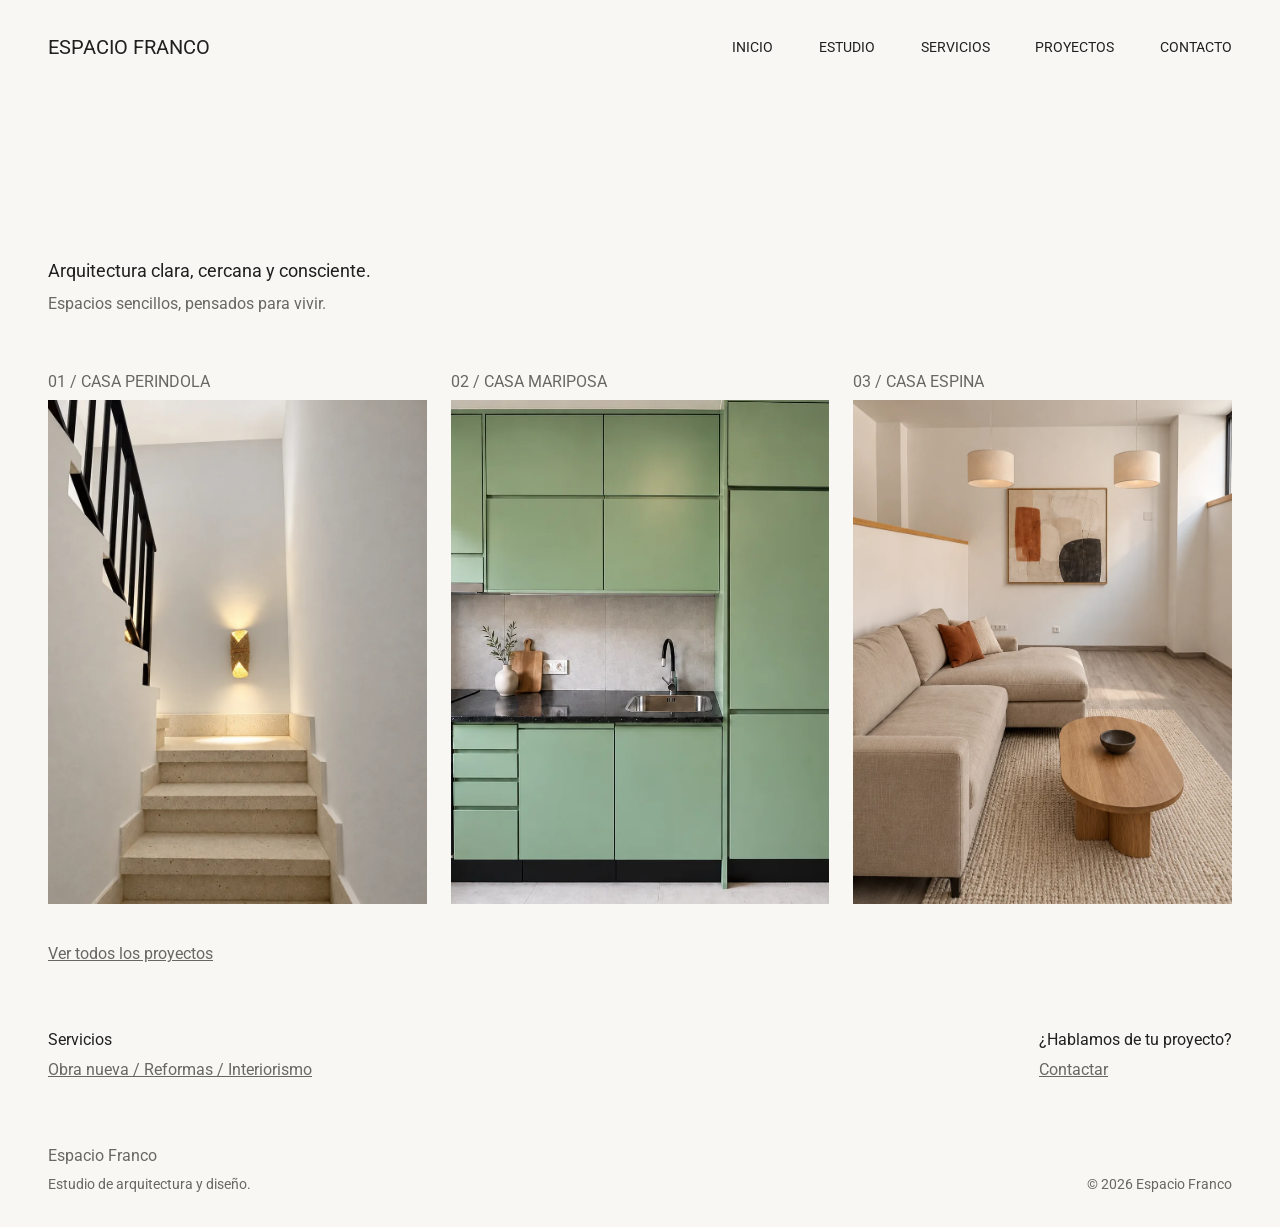
<file: index.html>
<!DOCTYPE html>
<html lang="es">
<head>
    <meta charset="UTF-8">
    <meta name="viewport" content="width=device-width, initial-scale=1.0">
    <title>Espacio Franco</title>
    
    <link rel="preconnect" href="https://fonts.googleapis.com">
    <link rel="preconnect" href="https://fonts.gstatic.com" crossorigin>
    <link href="https://fonts.googleapis.com/css2?family=Roboto:ital,wght@0,100..900;1,100..900&display=swap" rel="stylesheet">

    <link rel="stylesheet" href="css/styles.css">

    <script src="js/menu.js" defer></script>
</head>
<body class="pagina-inicio">
   <header>
    <p>Espacio Franco</p>

    <button
        class="boton-menu"
        type="button"
        aria-label="Menú principal"
        aria-controls="navegacion-principal"
        aria-expanded="true"
        hidden
    >
        <span class="icono-menu" aria-hidden="true"></span>
    </button>

    <nav
        id="navegacion-principal"
        aria-label="Navegación principal"
    >
        <a href="index.html" title="Ir a la página de inicio">Inicio</a>
        <a href="estudio.html" title="Conoce el estudio">Estudio</a>
        <a href="servicios.html" title="Conoce nuestros servicios">Servicios</a>
        <a href="proyectos.html" title="Descubre nuestros proyectos">Proyectos</a>
        <a href="contacto.html" title="Contacta con nosotros">Contacto</a>
    </nav>
</header>
    <main>
        <section class="presentacion">
            <h1>Arquitectura clara, cercana y consciente.</h1>
             <p>Espacios sencillos, pensados para vivir.</p>
        </section>

        <div id="proyectos" class="proyectos proyectos-inicio"> 
                 
            <div class="listado-proyectos">

                <article>                    
                    <h2>01 / Casa Perindola</h2>  
                    
                    <a href="casa-perindola.html" class="enlace-proyecto" title="Ver proyecto Casa Perindola">
                        <picture>
                            <source 
                                srcset="img/proyectos/casa-perindola-portada.webp" type="image/webp">                                
                            <img src="img/proyectos/casa-perindola-portada.jpg" alt="Escalera de piedra con barandilla negra y aplique de pared en Casa Perindola"
                            width="900"
                            height="1200"
                            loading="lazy">
                        </picture>
                    </a>
                </article>

                <article>                    
                    <h2>02 / Casa Mariposa</h2>
                    
                    <a href="casa-mariposa.html" class="enlace-proyecto" title="Ver el proyecto de Casa Mariposa">
                        <picture>
                            <source srcset="img/proyectos/casa-mariposa-portada.webp" type="image/webp">
                            <img src="img/proyectos/casa-mariposa-portada.jpg" alt="Cocina de Casa Mariposa con muebles verdes, encimera oscura y fregadero"
                            width="706"
                            height="941"
                            loading="lazy">
                        </picture>
                    </a>
                </article>

                <article>                    
                    <h2>03 / Casa Espina</h2>
                    
                    <a href="casa-espina.html" class="enlace-proyecto" title="Ver proyecto Casa Espina">
                        <picture>               
                            <source srcset="img/proyectos/casa-espina-portada.webp" type="image/webp">
                            <img src="img/proyectos/casa-espina-portada.jpg" alt="Salón de Casa Espina con sofá claro, mesa de madera y lámparas suspendidas"
                            width="941"
                            height="1255"
                            loading="lazy">
                        </picture>
                    </a>
                </article>                       
            </div>

            <a href="proyectos.html" title="Conoce todos nuestros proyectos">Ver todos los proyectos</a>

        </div>
        
    
        <div class="accesos">
           
            <section class="servicios">                
                <h2>Servicios</h2>         
               
                <a href="servicios.html" title="Consultar nuestros servicios">Obra nueva / Reformas / Interiorismo</a>
                
            </section>
        

            <section class="contacto">
                <h2>¿Hablamos de tu proyecto?</h2>

                <a href="contacto.html" title="Contactar con Espacio Franco">Contactar</a>
                
            </section>
        </div>

    </main>
    <footer>
        <div class="footer">
            <section class="estudio-footer">
                <h2>Espacio Franco</h2>
                <p>Estudio de arquitectura y diseño.</p> 
            </section> 
            
            <p class="copyright">© 2026 Espacio Franco</p>
        </div>

    </footer>
    
</body>
</html>
</file>
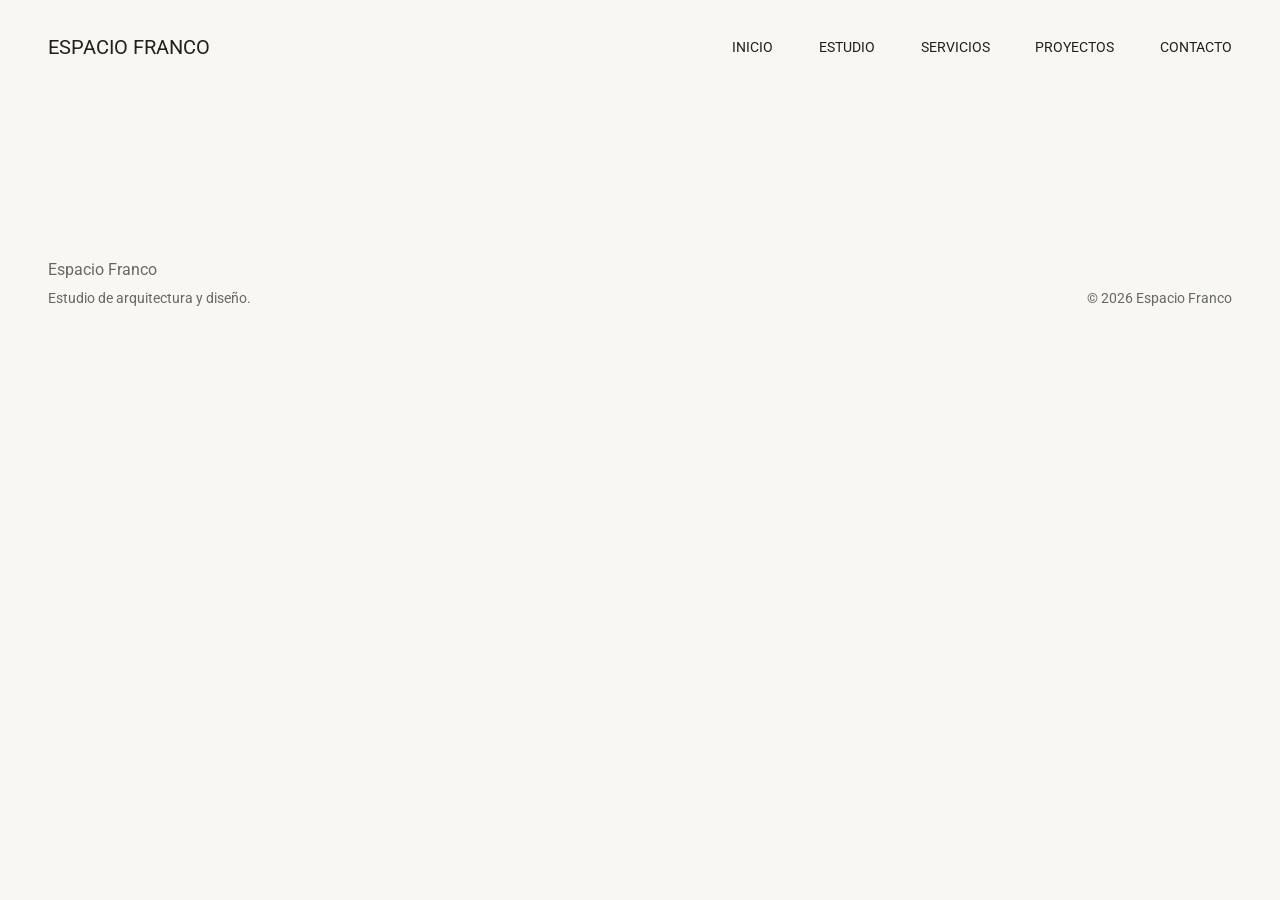
<file: casa-espina.html>
<!DOCTYPE html>
<html lang="es">
<head>
    <meta charset="UTF-8">
    <meta name="viewport" content="width=device-width, initial-scale=1.0">
    <title>Espacio Franco</title>
    <link rel="preconnect" href="https://fonts.googleapis.com">
    <link rel="preconnect" href="https://fonts.gstatic.com" crossorigin>
    <link href="https://fonts.googleapis.com/css2?family=Roboto:ital,wght@0,100..900;1,100..900&display=swap" rel="stylesheet">
    <link rel="stylesheet" href="css/styles.css">
</head>
<body class="pagina-inicio">
    <header>
        <p>Espacio Franco</p>
        <nav aria-label="Navegación principal">
            <a href="index.html" title="Ir a la página de inicio">Inicio</a>
            <a href="estudio.html" title="Conoce el estudio">Estudio</a>
            <a href="servicios.html" title="Conoce nuestros servicios">Servicios</a>
            <a href="proyectos.html" title="Descubre nuestros proyectos">Proyectos</a>
            <a href="contacto.html" title="Contacta con nosotros">Contacto</a>
        </nav>
    </header>
    <main>

    </main>
     <footer>
        <div class="footer">
            <section class="estudio-footer">
                <h2>Espacio Franco</h2>
                <p>Estudio de arquitectura y diseño.</p> 
            </section> 
            
            <p class="copyright">© 2026 Espacio Franco</p>
        </div>

    </footer>
    
</body>
</html>
</file>
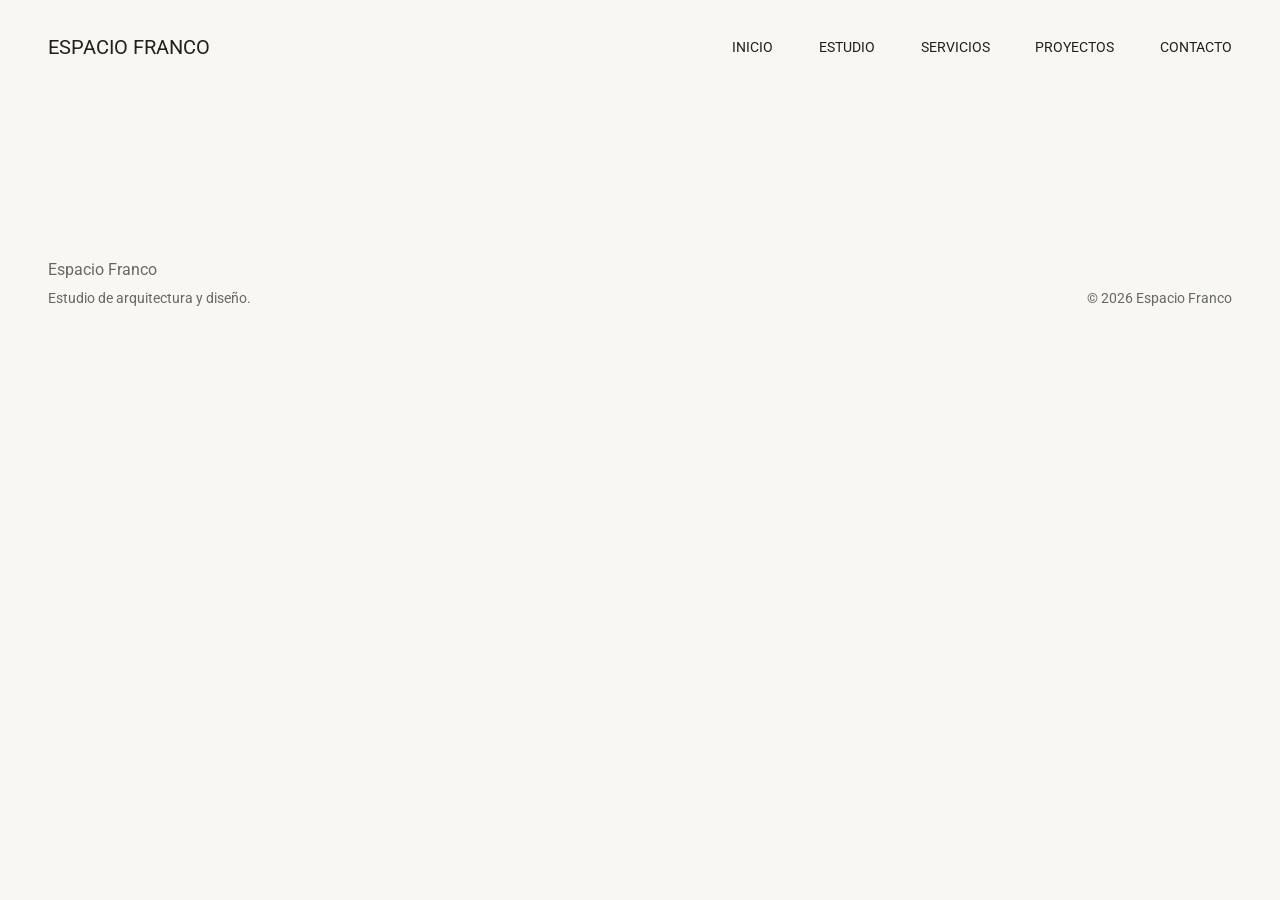
<file: casa-mariposa.html>
<!DOCTYPE html>
<html lang="es">
<head>
    <meta charset="UTF-8">
    <meta name="viewport" content="width=device-width, initial-scale=1.0">
    <title>Casa Mariposa | Espacio Franco</title>
    <link rel="preconnect" href="https://fonts.googleapis.com">
    <link rel="preconnect" href="https://fonts.gstatic.com" crossorigin>
    <link href="https://fonts.googleapis.com/css2?family=Roboto:ital,wght@0,100..900;1,100..900&display=swap" rel="stylesheet">
    <link rel="stylesheet" href="css/styles.css">
</head>
<body class="pagina-proyecto">
    <header>
        <p>Espacio Franco</p>
        <nav aria-label="Navegación principal">
            <a href="index.html" title="Ir a la página de inicio">Inicio</a>
            <a href="estudio.html" title="Conoce el estudio">Estudio</a>
            <a href="servicios.html" title="Conoce nuestros servicios">Servicios</a>
            <a href="proyectos.html" title="Descubre nuestros proyectos">Proyectos</a>
            <a href="contacto.html" title="Contacta con nosotros">Contacto</a>
        </nav>
    </header>
    <main>

    </main>
     <footer>
        <div class="footer">
            <section class="estudio-footer">
                <h2>Espacio Franco</h2>
                <p>Estudio de arquitectura y diseño.</p> 
            </section> 
            
            <p class="copyright">© 2026 Espacio Franco</p>
        </div>

    </footer>
    
</body>
</html>
</file>
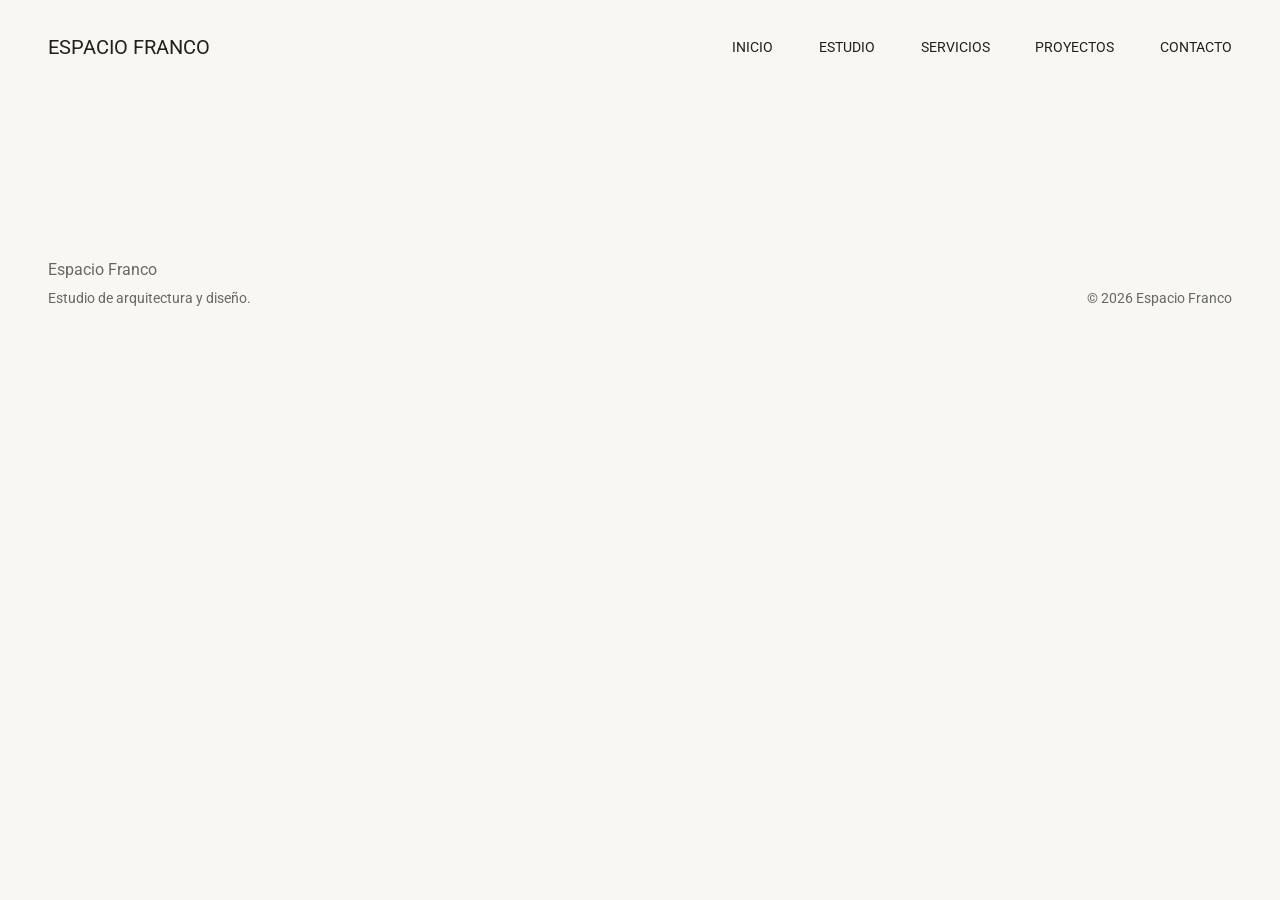
<file: casa-perindola.html>
<!DOCTYPE html>
<html lang="es">
<head>
    <meta charset="UTF-8">
    <meta name="viewport" content="width=device-width, initial-scale=1.0">
    <title>Casa Perindola | Espacio Franco</title>

    <link rel="preconnect" href="https://fonts.googleapis.com">
    <link rel="preconnect" href="https://fonts.gstatic.com" crossorigin>
    <link href="https://fonts.googleapis.com/css2?family=Roboto:ital,wght@0,100..900;1,100..900&display=swap" rel="stylesheet">
    
    <link rel="stylesheet" href="css/styles.css">

</head>
<body class="pagina-proyecto">
    <header>
        <p>Espacio Franco</p>
        <nav aria-label="Navegación principal">
            <a href="index.html" title="Ir a la página de inicio">Inicio</a>
            <a href="estudio.html" title="Conoce el estudio">Estudio</a>
            <a href="servicios.html" title="Conoce nuestros servicios">Servicios</a>
            <a href="proyectos.html" title="Descubre nuestros proyectos">Proyectos</a>
            <a href="contacto.html" title="Contacta con nosotros">Contacto</a>
        </nav>
    </header>
    <main>

    </main>
     <footer>
        <div class="footer">
            <section class="estudio-footer">
                <h2>Espacio Franco</h2>
                <p>Estudio de arquitectura y diseño.</p> 
            </section> 
            
            <p class="copyright">© 2026 Espacio Franco</p>
        </div>

    </footer>
    
</body>
</html>
</file>
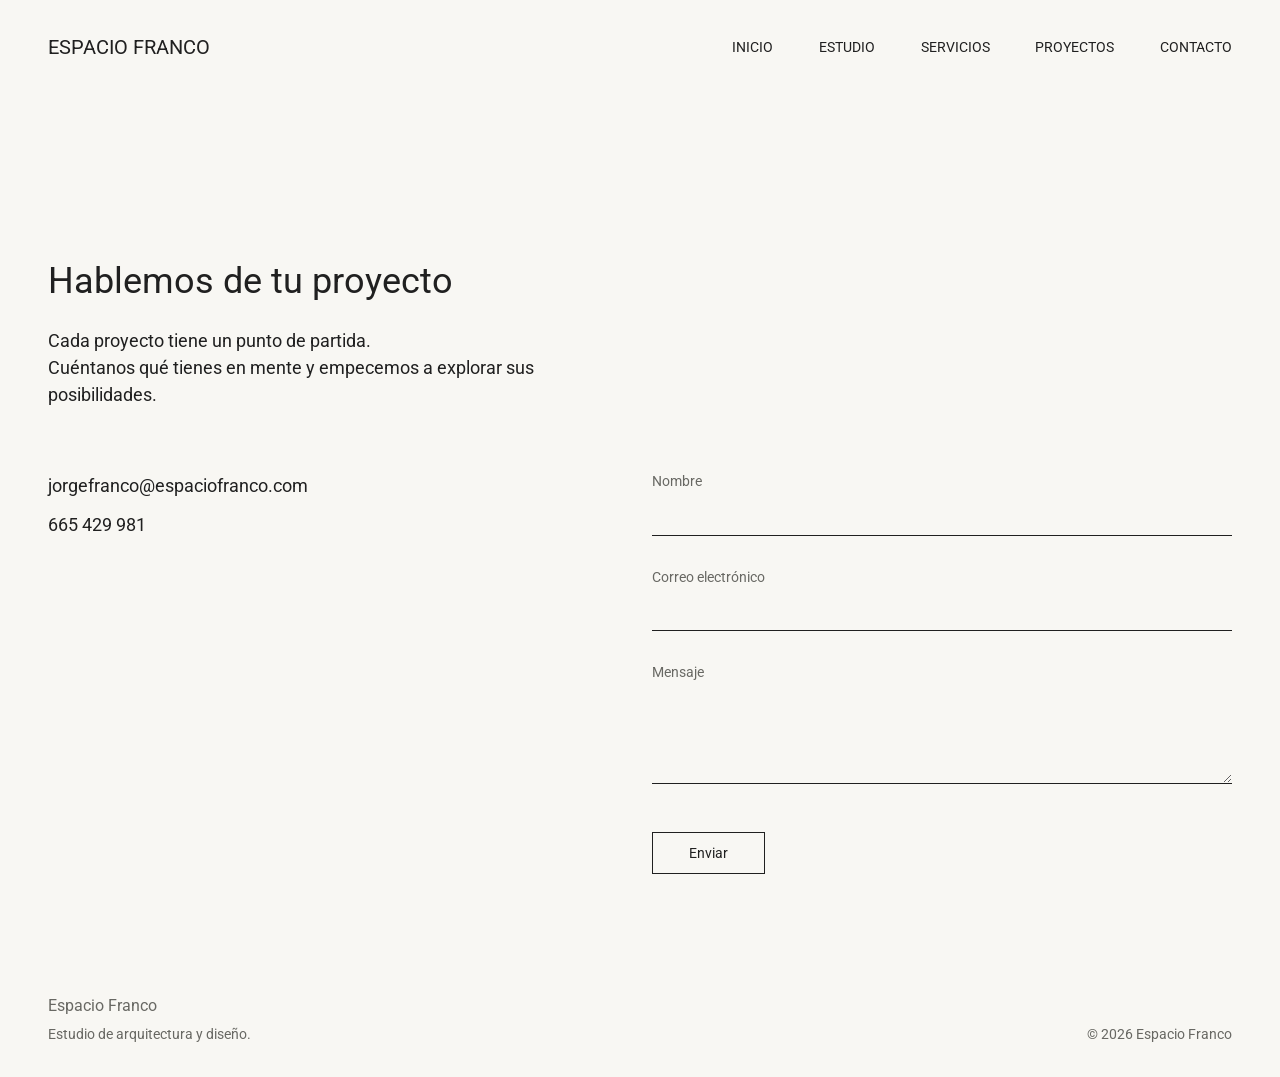
<file: contacto.html>
<!DOCTYPE html>
<html lang="es">
<head>
    <meta charset="UTF-8">
    <meta name="viewport" content="width=device-width, initial-scale=1.0">
    <title>Contacto | Espacio Franco</title>
    <link rel="preconnect" href="https://fonts.googleapis.com">
    <link rel="preconnect" href="https://fonts.gstatic.com" crossorigin>
    <link href="https://fonts.googleapis.com/css2?family=Roboto:ital,wght@0,100..900;1,100..900&display=swap" rel="stylesheet">

    <link rel="stylesheet" href="css/styles.css">

    <script src="js/menu.js" defer></script>
    
</head>
<body class="pagina-contacto">
    
    <header>
        <p>Espacio Franco</p>

        <button
            class="boton-menu"
            type="button"
            aria-label="Menú principal"
            aria-controls="navegacion-principal"
            aria-expanded="true"
            hidden
        >
            <span class="icono-menu" aria-hidden="true"></span>
        </button>

        <nav
            id="navegacion-principal"
            aria-label="Navegación principal"
        >
            <a href="index.html" title="Ir a la página de inicio">Inicio</a>
            <a href="estudio.html" title="Conoce el estudio">Estudio</a>
            <a href="servicios.html" title="Conoce nuestros servicios">Servicios</a>
            <a href="proyectos.html" title="Descubre nuestros proyectos">Proyectos</a>
            <a href="contacto.html" title="Contacta con nosotros" aria-current="page">Contacto</a>
        </nav>
    </header>
    <main>
        <section class="introduccion-contacto">
            <h1>Hablemos de tu proyecto</h1>
            <p class="bajada-contacto">Cada proyecto tiene un punto de partida.<br>Cuéntanos qué tienes en mente y empecemos a explorar sus posibilidades.</p>
        </section>

        <section class="seccion-contacto">
            <div class="datos-directos">
                <p><a href="mailto:jorgefranco@espaciofranco.com">jorgefranco@espaciofranco.com</a></p>
                <p><a href="tel:+34665429981">665 429 981</a></p>
            </div>

            <form class="formulario-contacto" action="#" method="post" novalidate>
                <div class="campo-formulario">
                    <label for="nombre">Nombre</label>
                    <input type="text" id="nombre" name="nombre" required>
                </div>

                <div class="campo-formulario">
                    <label for="email">Correo electrónico</label>
                    <input type="email" id="email" name="email" required>
                </div>

                <div class="campo-formulario">
                    <label for="mensaje">Mensaje</label>
                    <textarea id="mensaje" name="mensaje" rows="4" required></textarea>
                </div>

                <button type="submit" class="boton-enviar">Enviar</button>
               
        </section>
    </main>
    <footer>
        <div class="footer">
            <section class="estudio-footer">
                <h2>Espacio Franco</h2>
                <p>Estudio de arquitectura y diseño.</p> 
            </section> 
            <p class="copyright">© 2026 Espacio Franco</p>  
        </div>
        
    </footer>
    
</body>
</html>
</file>
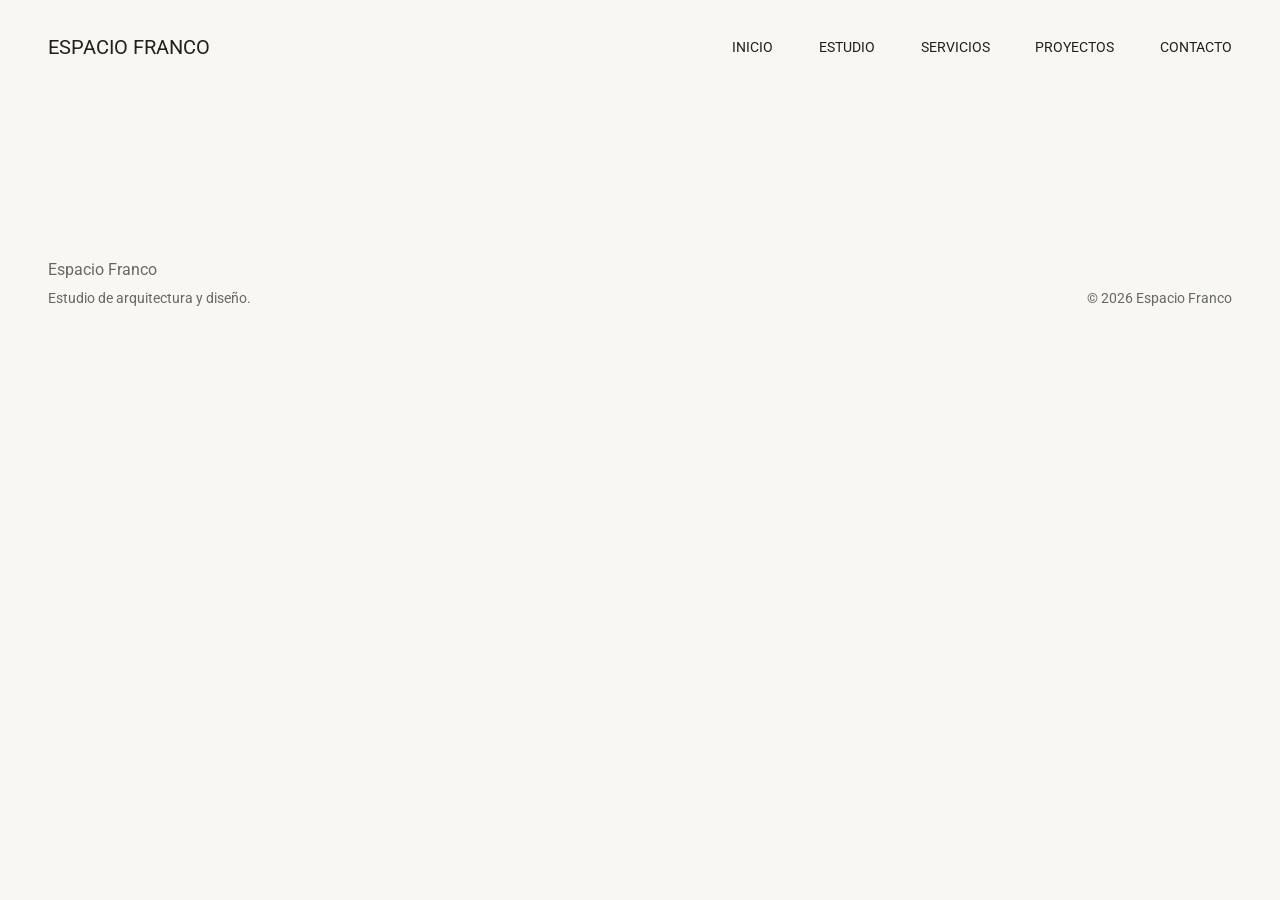
<file: estudio.html>
<!DOCTYPE html>
<html lang="es">
<head>
    <meta charset="UTF-8">
    <meta name="viewport" content="width=device-width, initial-scale=1.0">
    <title>Estudio | Espacio Franco</title>
    <link rel="preconnect" href="https://fonts.googleapis.com">
    <link rel="preconnect" href="https://fonts.gstatic.com" crossorigin>
    <link href="https://fonts.googleapis.com/css2?family=Roboto:ital,wght@0,100..900;1,100..900&display=swap" rel="stylesheet">

    <link rel="stylesheet" href="css/styles.css">

    <script src="js/menu.js" defer></script>
    
</head>
<body class="pagina-estudio">
   
<header>
    <p>Espacio Franco</p>

    <button
        class="boton-menu"
        type="button"
        aria-label="Menú principal"
        aria-controls="navegacion-principal"
        aria-expanded="true"
        hidden
    >
        <span class="icono-menu" aria-hidden="true"></span>
    </button>

    <nav
        id="navegacion-principal"
        aria-label="Navegación principal"
    >
        <a href="index.html" title="Ir a la página de inicio">Inicio</a>
        <a href="estudio.html" title="Conoce el estudio">Estudio</a>
        <a href="servicios.html" title="Conoce nuestros servicios">Servicios</a>
        <a href="proyectos.html" title="Descubre nuestros proyectos">Proyectos</a>
        <a href="contacto.html" title="Contacta con nosotros">Contacto</a>
    </nav>
</header>
    <main>
      
    </main>
    <footer>
        <div class="footer">
            <section class="estudio-footer">
                <h2>Espacio Franco</h2>
                <p>Estudio de arquitectura y diseño.</p> 
            </section> 
           <p class="copyright">© 2026 Espacio Franco</p>
        </div>
        
    </footer>
    
</body>
</html>
</file>
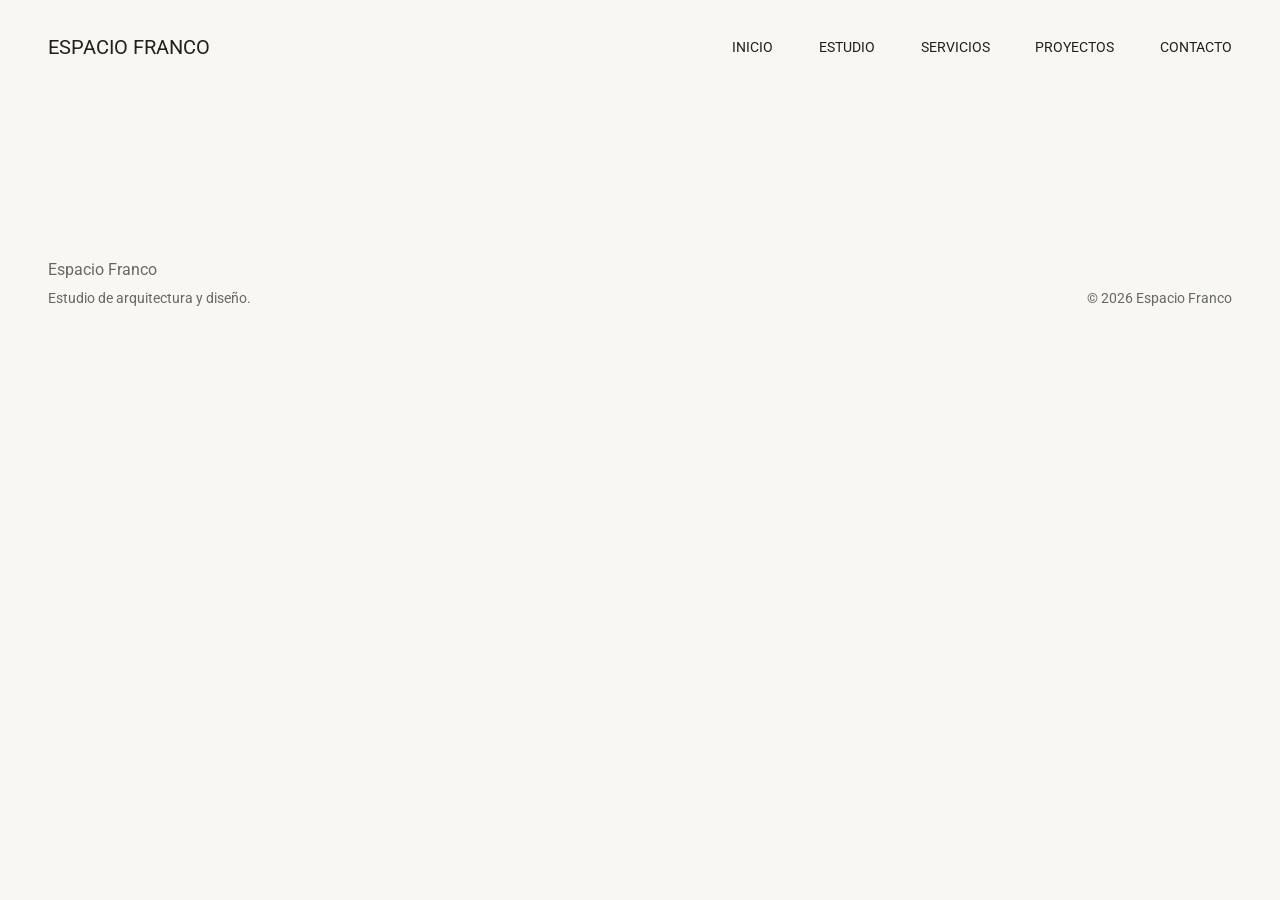
<file: proyectos.html>
<!DOCTYPE html>
<html lang="es">
<head>
    <meta charset="UTF-8">
    <meta name="viewport" content="width=device-width, initial-scale=1.0">
    <title>Proyectos | Espacio Franco</title>
    <link rel="preconnect" href="https://fonts.googleapis.com">
    <link rel="preconnect" href="https://fonts.gstatic.com" crossorigin>
    <link href="https://fonts.googleapis.com/css2?family=Roboto:ital,wght@0,100..900;1,100..900&display=swap" rel="stylesheet">

    <link rel="stylesheet" href="css/styles.css">

    <script src="js/menu.js" defer></script>
    
</head>
<body class="pagina-proyecto">
    
<header>
    <p>Espacio Franco</p>

    <button
        class="boton-menu"
        type="button"
        aria-label="Menú principal"
        aria-controls="navegacion-principal"
        aria-expanded="true"
        hidden
    >
        <span class="icono-menu" aria-hidden="true"></span>
    </button>

    <nav
        id="navegacion-principal"
        aria-label="Navegación principal"
    >
        <a href="index.html" title="Ir a la página de inicio">Inicio</a>
        <a href="estudio.html" title="Conoce el estudio">Estudio</a>
        <a href="servicios.html" title="Conoce nuestros servicios">Servicios</a>
        <a href="proyectos.html" title="Descubre nuestros proyectos">Proyectos</a>
        <a href="contacto.html" title="Contacta con nosotros">Contacto</a>
    </nav>
</header>
    <main>
      
    </main>
    <footer>
        <div class="footer">
            <section class="estudio-footer">
                <h2>Espacio Franco</h2>
                <p>Estudio de arquitectura y diseño.</p> 
            </section> 
            <p class="copyright">© 2026 Espacio Franco</p>  
        </div>
        
    </footer>
    
</body>
</html>
</file>
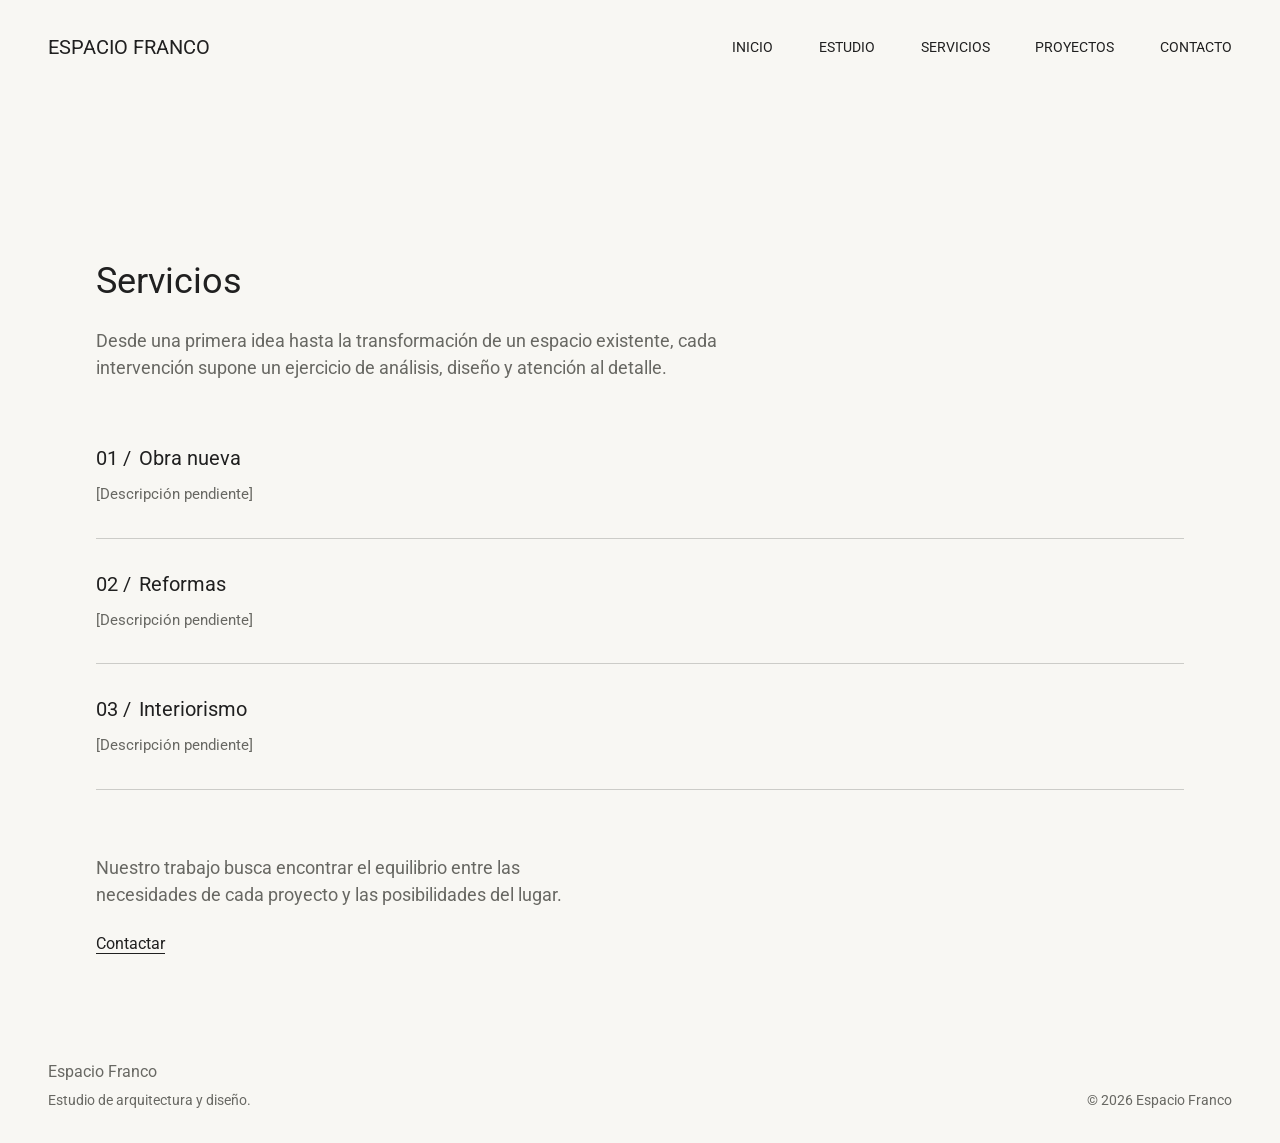
<file: servicios.html>
<!DOCTYPE html>
<html lang="es">
<head>
    <meta charset="UTF-8">
    <meta name="viewport" content="width=device-width, initial-scale=1.0">
    <title>Servicios | Espacio Franco</title>
    <link rel="preconnect" href="https://fonts.googleapis.com">
    <link rel="preconnect" href="https://fonts.gstatic.com" crossorigin>
    <link href="https://fonts.googleapis.com/css2?family=Roboto:ital,wght@0,100..900;1,100..900&display=swap" rel="stylesheet">

    <link rel="stylesheet" href="css/styles.css">

    <script src="js/menu.js" defer></script>

</head>
<body class="pagina-servicios">
   
<header>
    <p>Espacio Franco</p>

    <button
        class="boton-menu"
        type="button"
        aria-label="Menú principal"
        aria-controls="navegacion-principal"
        aria-expanded="true"
        hidden
    >
        <span class="icono-menu" aria-hidden="true"></span>
    </button>

    <nav
        id="navegacion-principal"
        aria-label="Navegación principal"
    >
        <a href="index.html" title="Ir a la página de inicio">Inicio</a>
        <a href="estudio.html" title="Conoce el estudio">Estudio</a>
        <a href="servicios.html" title="Conoce nuestros servicios" aria-current="page">Servicios</a>
        <a href="proyectos.html" title="Descubre nuestros proyectos">Proyectos</a>
        <a href="contacto.html" title="Contacta con nosotros">Contacto</a>
    </nav>
</header>
    <main>
        <main>
    <section class="presentacion-servicios">
        <h1>Servicios</h1>
        <p class="bajada-servicios">Desde una primera idea hasta la transformación de un espacio existente, cada intervención supone un ejercicio de análisis, diseño y atención al detalle.</p>
    </section>

    <section class="listado-servicios" aria-label="Listado de servicios">
        <article class="item-servicio">
            <h2><span class="numero-servicio">01 /</span>Obra nueva</h2>
            <p>[Descripción pendiente]</p>
        </article>

        <article class="item-servicio">
            <h2><span class="numero-servicio">02 /</span>Reformas</h2>
            <p>[Descripción pendiente]</p>
        </article>

        <article class="item-servicio">
            <h2><span class="numero-servicio">03 /</span>Interiorismo</h2>
            <p>[Descripción pendiente]</p>
        </article>
    </section>

    <section class="cierre-servicios">
        <p>Nuestro trabajo busca encontrar el equilibrio entre las necesidades de cada proyecto y las posibilidades del lugar.</p>
        <a href="contacto.html" class="enlace-contacto">Contactar</a>
    </section>
</main>
      
    </main>
    <footer>
        <div class="footer">
            <section class="estudio-footer">
                <h2>Espacio Franco</h2>
                <p>Estudio de arquitectura y diseño.</p> 
            </section> 
            <p class="copyright">© 2026 Espacio Franco</p>
        </div>
        
    </footer>
    
</body>
</html>
</file>
<file: css/styles.css>
* {
    margin: 0;
    padding: 0;
}

body {
    background-color: #f8f7f3;
    color: #202020;
    font-family: "Roboto", sans-serif;
    font-size: 16px;
    font-weight: 400;
    line-height: 1.5;
    
}

header {
    display: flex;
    justify-content: space-between;
    align-items: center;
    padding: 32px 48px;
    margin-bottom: 166px;
}

header p {
    margin-bottom: 0;
    font-size: 20px;
    text-transform: uppercase;
}

nav {
    display: flex;
    justify-content: space-between;
    width: 500px;
}

nav a {
    font-size: 14px;
    text-transform: uppercase;
}

a {
    color: #202020;
    text-decoration: none;
}

main {
    padding: 0 48px;
} 

footer {
    padding: 0 48px 32px;
}

section {

    margin-bottom: 10px;
}

h1 {
    margin-bottom: 9px;
    font-size: 18px;
    font-weight: 400;
    line-height: 1.25;
    text-align: left;
}

h2 {
    margin-bottom: 8px;
    font-size: 24px;
    font-weight: 400;
    line-height: 1.25;
}

p {
    margin-bottom: 24px;
}

article {
    margin-bottom: 24px;
}

.presentacion {
    margin-bottom: 56px;
}

.presentacion p {
    font-size: 16px;
    color: #686863;
}

.proyectos {
    padding-bottom: 64px;
}

.proyectos article {
    margin-bottom: 32px;
}

.proyectos img {
    width: 100%;
    height: auto;
    margin-bottom: 6px;
}

.proyectos h2 {
    margin-bottom: 8px;
    font-size: 16px;
    font-weight: 400;
    line-height: 1.25;
    text-transform: uppercase;
    color: #686863;
}

.proyectos a {
    color: #686863;
    text-decoration: underline;
}

.proyectos-inicio .listado-proyectos {
    display: flex;
    gap: 24px;
}

.proyectos-inicio .listado-proyectos article {

    width: calc((100% - 48px) / 3);
}

.proyectos-inicio .listado-proyectos picture {
    display: block;
}

.proyectos-inicio .listado-proyectos img {
    display: block;
    aspect-ratio: 3 / 4;
    object-fit: contain;
    object-position: center;
}

.proyectos-inicio .enlace-proyecto {
    display: block;
}

.proyectos-inicio .enlace-proyecto:focus-visible {
    outline: 2px solid #202020;
    outline-offset: 4px;
}

.listado-proyectos p {
    margin-bottom: 16px;
    color: #686863;
}

.pagina-inicio .accesos {
    display: flex;
    justify-content: space-between;
    align-items: flex-start;
    gap: 24px;
    padding-bottom: 64px;
}

.pagina-inicio .accesos section {
    margin-bottom: 0;
}

.pagina-inicio .accesos h2 {
    margin-bottom: 8px;
    font-size: 16px;
}

.pagina-inicio .accesos a {
    color: #686863;
    text-decoration: underline;
}

.footer {
    display: flex;
    justify-content: space-between;
    align-items: flex-end;
    gap: 24px;
    color: #686863;
}

.estudio-footer {
    margin-bottom: 0;
}

.estudio-footer h2 {
    margin-bottom: 8px;
    font-size: 16px;
}

.footer p {
    margin-bottom: 0;
    font-size: 14px;
}



/* Cabecera y footer compartidos */
body > header,
.pagina-inicio > main,
.pagina-servicios > main,
.pagina-contacto > main,
body > footer {
    box-sizing: border-box;
    width: 100%;
    max-width: 1440px;
    margin-left: auto;
    margin-right: auto;
}

.boton-menu {
    display: none;
    box-sizing: border-box;
    width: 48px;
    height: 48px;
    padding: 12px;
    border: 1px solid #686863;
    background-color: transparent;
    color: #202020;
    cursor: pointer;
}

.boton-menu:focus-visible,
body > header nav a:focus-visible {
    outline: 2px solid #202020;
    outline-offset: 4px;
}


.icono-menu {
    position: relative;
    display: block;
    width: 100%;
    height: 2px;
    background-color: currentColor;
}

.icono-menu::before,
.icono-menu::after {
    content: "";
    position: absolute;
    left: 0;
    width: 100%;
    height: 2px;
    background-color: currentColor;
}

.icono-menu::before {
    top: -7px;
}

.icono-menu::after {
    top: 7px;
}

/* Oculto JavaScript. */
#navegacion-principal[hidden] {
    display: none;
}

/* Cabecera responsive compartida. */
@media (max-width: 900px) {
    body > header {
        flex-wrap: wrap;
        align-items: center;
        gap: 24px;
        padding: 32px 24px;
        margin-bottom: 96px;
    }

    .boton-menu:not([hidden]) {
        display: block;
    }

    body > header nav {
        flex-direction: column;
        gap: 8px;
        width: 100%;
    }

    body > header nav a {
        display: block;
        padding: 12px 0;
    }
}

/* Inicio y footer movil */
@media (max-width: 768px) {
    .pagina-inicio > main {
        padding: 0 24px;
    }

    .pagina-inicio .listado-proyectos {
        flex-direction: column;
        gap: 32px;
        margin-bottom: 32px;
    }

    .pagina-inicio .listado-proyectos article {
        width: 100%;
        margin-bottom: 0;
    }

    .pagina-inicio .accesos {
        flex-direction: column;
        gap: 32px;
        padding-bottom: 64px;
    }

    body > footer {
        padding: 0 24px 32px;
    }

    .footer {
        flex-direction: column;
        align-items: flex-start;
        gap: 24px;
    }
}

/* CSS Servicios */
.pagina-servicios .presentacion-servicios {
    margin-bottom: 64px;
}

.pagina-servicios h1 {
    font-size: 36px;
    font-weight: 400;
    line-height: 1.2;
    margin-bottom: 24px;
    color: #202020;
}

.pagina-servicios .bajada-servicios {
    font-size: 18px;
    line-height: 1.5;
    color: #686863;
    max-width: 640px;
    margin-bottom: 40px;
}

.pagina-servicios .nota-servicios {
    font-size: 14px;
    line-height: 1.5;
    color: #686863;
    margin-bottom: 0;
}

.pagina-servicios .listado-servicios {
    margin-bottom: 64px;
}

.pagina-servicios .item-servicio {
    padding-bottom: 32px;
    margin-bottom: 32px;
    border-bottom: 1px solid rgba(104, 104, 99, 0.3);
}

.pagina-servicios .item-servicio h2 {
    font-size: 20px;
    font-weight: 400;
    line-height: 1.3;
    color: #202020;
    margin-bottom: 12px;
}

.pagina-servicios .numero-servicio {
    font-weight: 400;
    color: #202020;
    margin-right: 8px;
}

.pagina-servicios .item-servicio p {
    font-size: 15px;
    line-height: 1.5;
    color: #686863;
    margin-bottom: 0;
}

.pagina-servicios .cierre-servicios {
    padding-bottom: 96px;
}

.pagina-servicios .cierre-servicios p {
    font-size: 18px;
    line-height: 1.5;
    color: #686863;
    max-width: 520px;
    margin-bottom: 24px;
}

.pagina-servicios .enlace-contacto {
    display: inline-block;
    font-size: 16px;
    color: #202020;
    text-decoration: underline;
    text-underline-offset: 4px;
}

.pagina-servicios .enlace-contacto:focus-visible {
    outline: 2px solid #202020;
    outline-offset: 4px;
}

/* Responsive movil servicios */
@media (max-width: 768px) {
    .pagina-servicios > main {
        padding: 0 24px;
    }

    .pagina-servicios h1 {
        font-size: 28px;
        margin-bottom: 20px;
    }

    .pagina-servicios .bajada-servicios {
        font-size: 16px;
        margin-bottom: 32px;
    }

    .pagina-servicios .presentacion-servicios {
        margin-bottom: 48px;
    }

    .pagina-servicios .listado-servicios {
        margin-bottom: 48px;
    }

    .pagina-servicios .item-servicio {
        padding-bottom: 24px;
        margin-bottom: 24px;
    }

    .pagina-servicios .cierre-servicios {
        padding-bottom: 64px;
    }
}

/* CSS contacto */

.pagina-contacto .introduccion-contacto {
    margin-bottom: 64px;
}

.pagina-contacto h1 {
    font-size: 36px;
    font-weight: 400;
    line-height: 1.2;
    margin-bottom: 24px;
    color: #202020;
}

.pagina-contacto .bajada-contacto {
    font-size: 18px;
    line-height: 1.5;
    color: #202020;
    max-width: 580px;
    margin-bottom: 0;
}


.pagina-contacto .seccion-contacto {
    display: flex;
    justify-content: space-between;
    gap: 24px;
    padding-bottom: 96px;
}

/* Columna Izquierda: Datos Directos */
.pagina-contacto .datos-directos {
    flex: 1;
    max-width: 480px;
}

.pagina-contacto .datos-directos p {
    font-size: 18px;
    line-height: 1.5;
    margin-bottom: 12px;
}

.pagina-contacto .datos-directos a {
    color: #202020;
    text-decoration: none;
}

.pagina-contacto .datos-directos a:hover,
.pagina-contacto .datos-directos a:focus-visible {
    text-decoration: underline;
}

/* Columna Derecha: Formulario */
.pagina-contacto .formulario-contacto {
    flex: 1;
    max-width: 580px;
}

.pagina-contacto .campo-formulario {
    display: flex;
    flex-direction: column;
    margin-bottom: 32px;
}

.pagina-contacto .campo-formulario label {
    font-size: 14px;
    line-height: 1.4;
    color: #686863;
    margin-bottom: 8px;
}

.pagina-contacto .campo-formulario input,
.pagina-contacto .campo-formulario textarea {
    width: 100%;
    box-sizing: border-box;
    font-family: inherit;
    font-size: 16px;
    color: #202020;
    background-color: transparent;
    border: none;
    border-bottom: 1px solid #202020;
    border-radius: 0;
    padding: 8px 0;
}

.pagina-contacto .campo-formulario textarea {
    resize: vertical;
    min-height: 80px;
}

.pagina-contacto .campo-formulario input:focus,
.pagina-contacto .campo-formulario textarea:focus {
    outline: none;
    border-bottom-width: 2px;
}

.pagina-contacto .boton-enviar {
    display: inline-block;
    padding: 12px 36px;
    font-family: inherit;
    font-size: 14px;
    font-weight: 400;
    color: #202020;
    background-color: transparent;
    border: 1px solid #202020;
    cursor: pointer;
    margin-top: 16px;
    margin-bottom: 16px;
    transition: background-color 0.2s ease, color 0.2s ease;
}

.pagina-contacto .boton-enviar:hover {
    background-color: #202020;
    color: #f8f7f3;
}

.pagina-contacto .boton-enviar:focus-visible {
    outline: 2px solid #202020;
    outline-offset: 4px;
}

.pagina-contacto .nota-formulario {
    font-size: 12px;
    line-height: 1.4;
    color: #686863;
    margin-bottom: 0;
}

/* Responsive movil contacto */
@media (max-width: 768px) {
    .pagina-contacto > main {
        padding: 0 24px;
    }

    .pagina-contacto h1 {
        font-size: 28px;
        margin-bottom: 20px;
    }

    .pagina-contacto .bajada-contacto {
        font-size: 16px;
    }

    .pagina-contacto .introduccion-contacto {
        margin-bottom: 48px;
    }

    .pagina-contacto .seccion-contacto {
        flex-direction: column;
        gap: 48px;
        padding-bottom: 64px;
    }

    .pagina-contacto .datos-directos,
    .pagina-contacto .formulario-contacto {
        max-width: 100%;
    }
}
</file>
